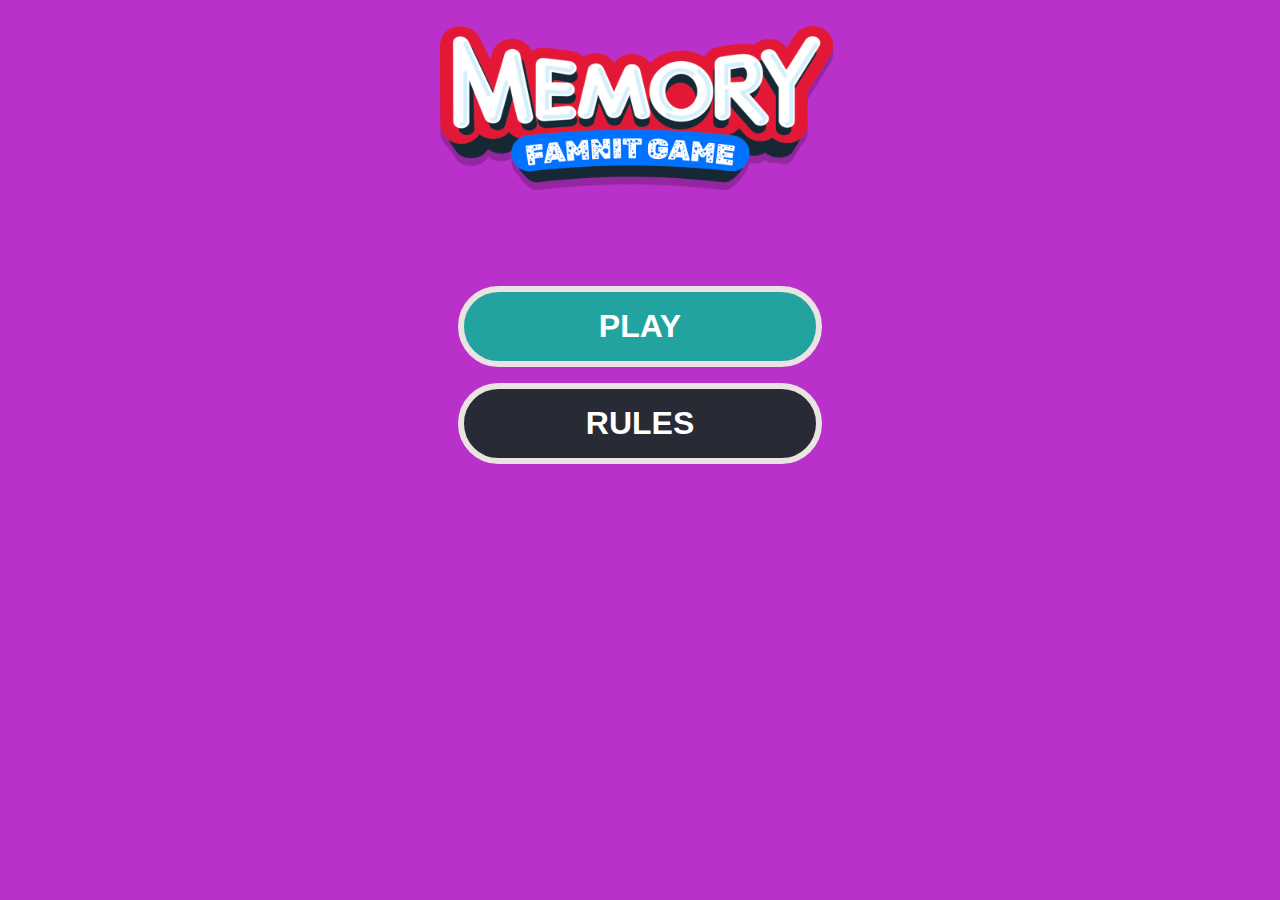
<file: index.html>
<!DOCTYPE html>
<html>
<head>
    <title>Memory Game - Homepage</title>
    <link rel="stylesheet" href="styles-home.css">
    <link rel="shortcut icon" href="photos/logo1.png">
    <meta name="viewport" content="width=device-width, initial-scale=1">
</head>
<body>    
    <div id="logo-container">
        <img src="photos/logo1.png" alt="logo" id="logo-img">
    </div>
    <div class="links-homepage">
        <a class="links" id="play" href="theme.html">play</a>
    </div>
    <div class="links-homepage">
        <a class="links" id="rules" href="rules.html">rules</a>
    </div>
</body>
</html>
</file>
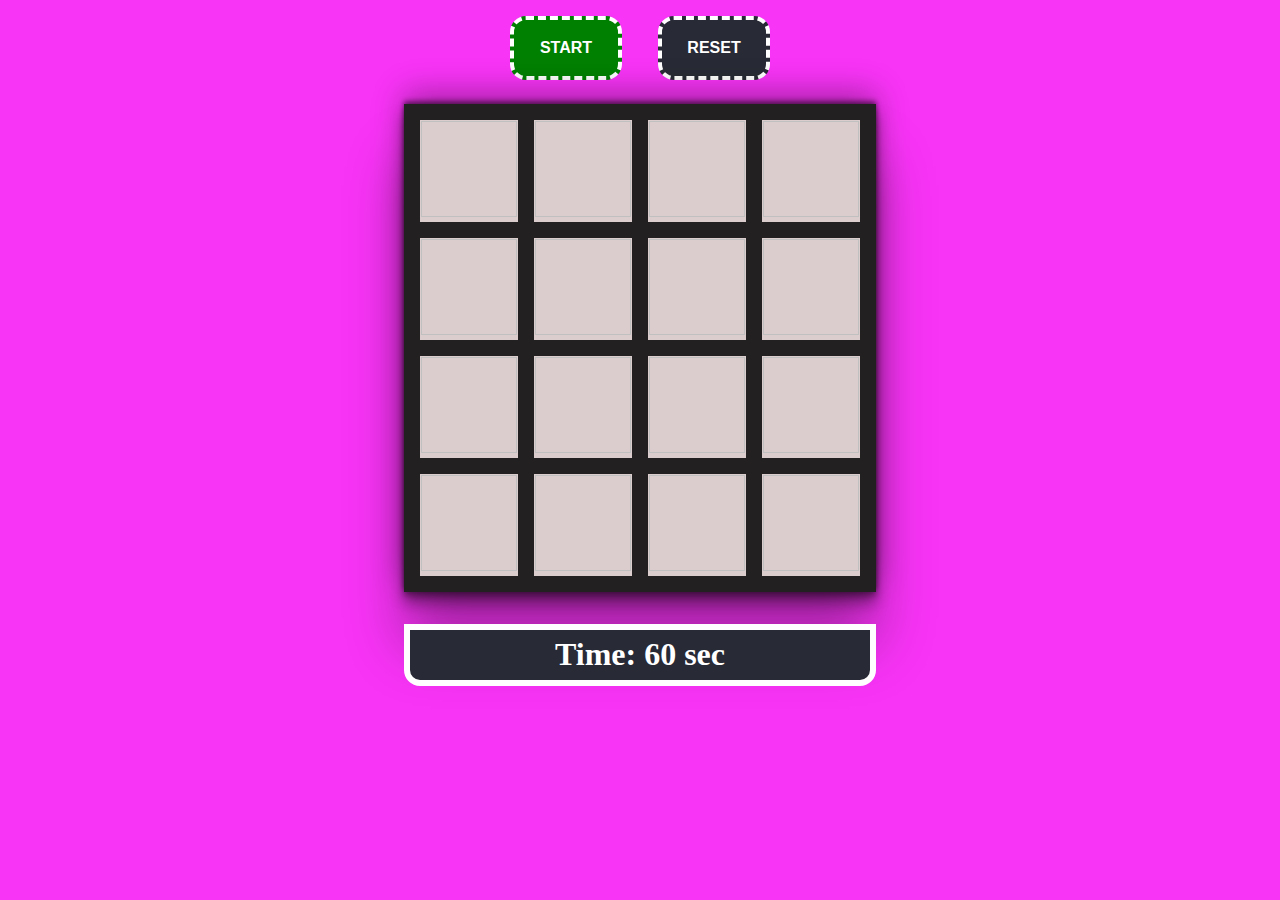
<file: game-animals.html>
<!DOCTYPE html>
<html>
<head>
    <title>Memory Game - Animals</title>
    <link rel="stylesheet" href="styles.css">
    <link rel="shortcut icon" href="photos/logo1.png">
    <meta name="viewport" content="device-width, initial-scale=1">
</head>
<body>
    <div class="start-reset-box">
        <div class="button-elements">
            <button id="start-button">start</button>
            <a href="game-animals.html"><button id="reset-button" type="reset">reset</button></a>
        </div>
    </div>
    <div class="content-box">
        
        <table>
            <tr>
                <td><img id="1"></td>
                <td><img id="2"></td>
                <td><img id="3"></td>
                <td><img id="4"></td>
            </tr>
            <tr>
                <td><img id="5"></td>
                <td><img id="6"></td>
                <td><img id="7"></td>
                <td><img id="8"></td>
            </tr>
            <tr>
                <td><img id="9"></td>
                <td><img id="10"></td>
                <td><img id="11"></td>
                <td><img id="12"></td>
            </tr>
            <tr>
                <td><img id="13"></td>
                <td><img id="14"></td>
                <td><img id="15"></td>
                <td><img id="16"></td>
            </tr>
        </table>
    </div>
    <div class="time-button-box">
        <span id="time-button">Time: 60 sec</span>
    </div>

    <script src="app.js"></script>
</body>
</html>
</file>
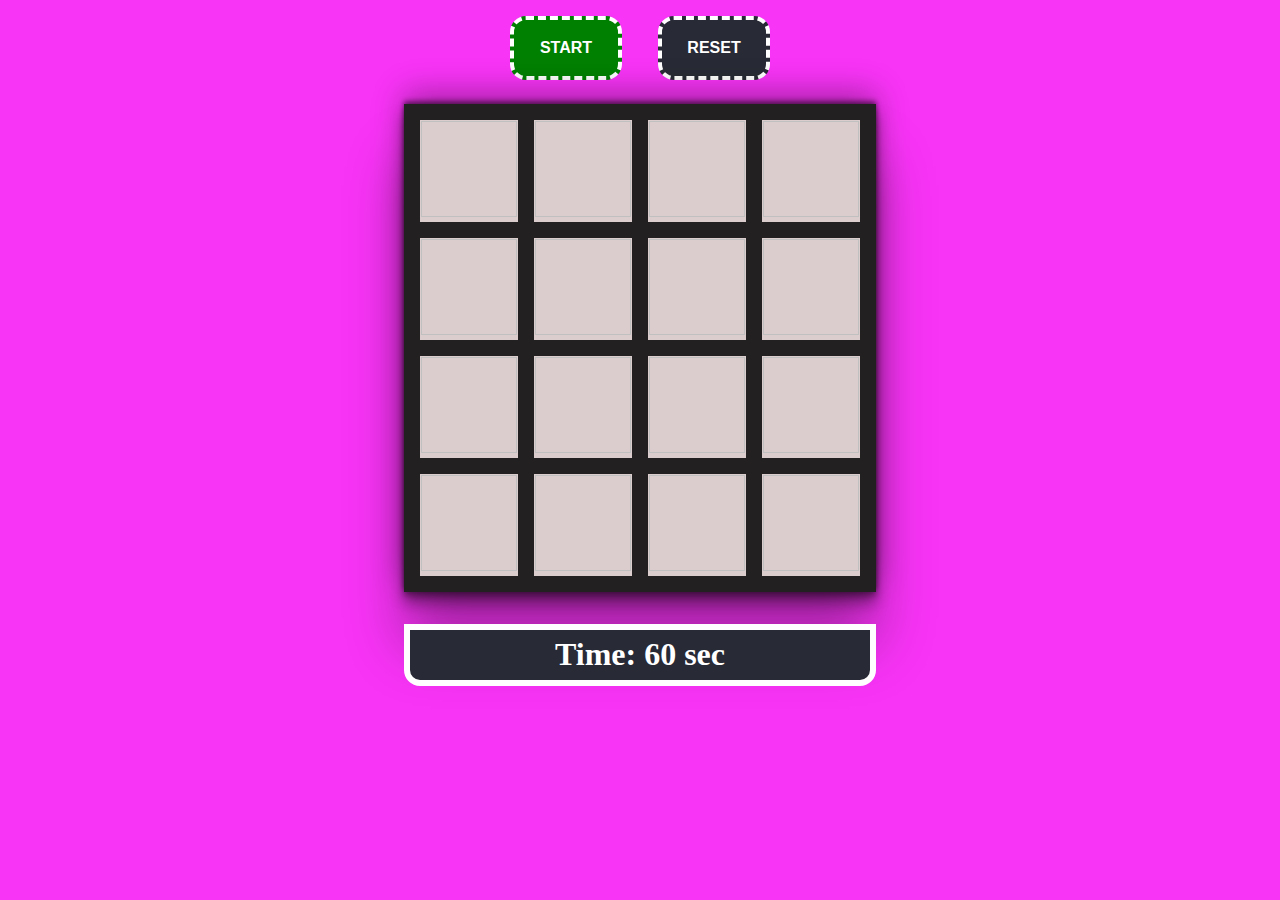
<file: game-fruits.html>
<!DOCTYPE html>
<html>
<head>
    <title>Memory Game - Fruits</title>
    <link rel="stylesheet" href="styles.css">
    <link rel="shortcut icon" href="photos/logo1.png">
    <meta name="viewport" content="device-width, initial-scale=1">
</head>
<body>
    <div class="start-reset-box">
        <div class="button-elements">
            <button id="start-button">start</button>
            <a href="game-fruits.html"><button id="reset-button" type="reset">reset</button></a>
        </div>
    </div>
    <div class="content-box" id="grid">
        <table>
            <tr>
                <td><img id="1"></td>
                <td><img id="2"></td>
                <td><img id="3"></td>
                <td><img id="4"></td>
            </tr>
            <tr>
                <td><img id="5"></td>
                <td><img id="6"></td>
                <td><img id="7"></td>
                <td><img id="8"></td>
            </tr>
            <tr>
                <td><img id="9"></td>
                <td><img id="10"></td>
                <td><img id="11"></td>
                <td><img id="12"></td>
            </tr>
            <tr>
                <td><img id="13"></td>
                <td><img id="14"></td>
                <td><img id="15"></td>
                <td><img id="16"></td>
            </tr>
        </table>
    </div>
    <div class="time-button-box">
        <span id="time-button">Time: 60 sec</span>
    </div>

    <script src="app.js"></script>

</body>
</html>
</file>
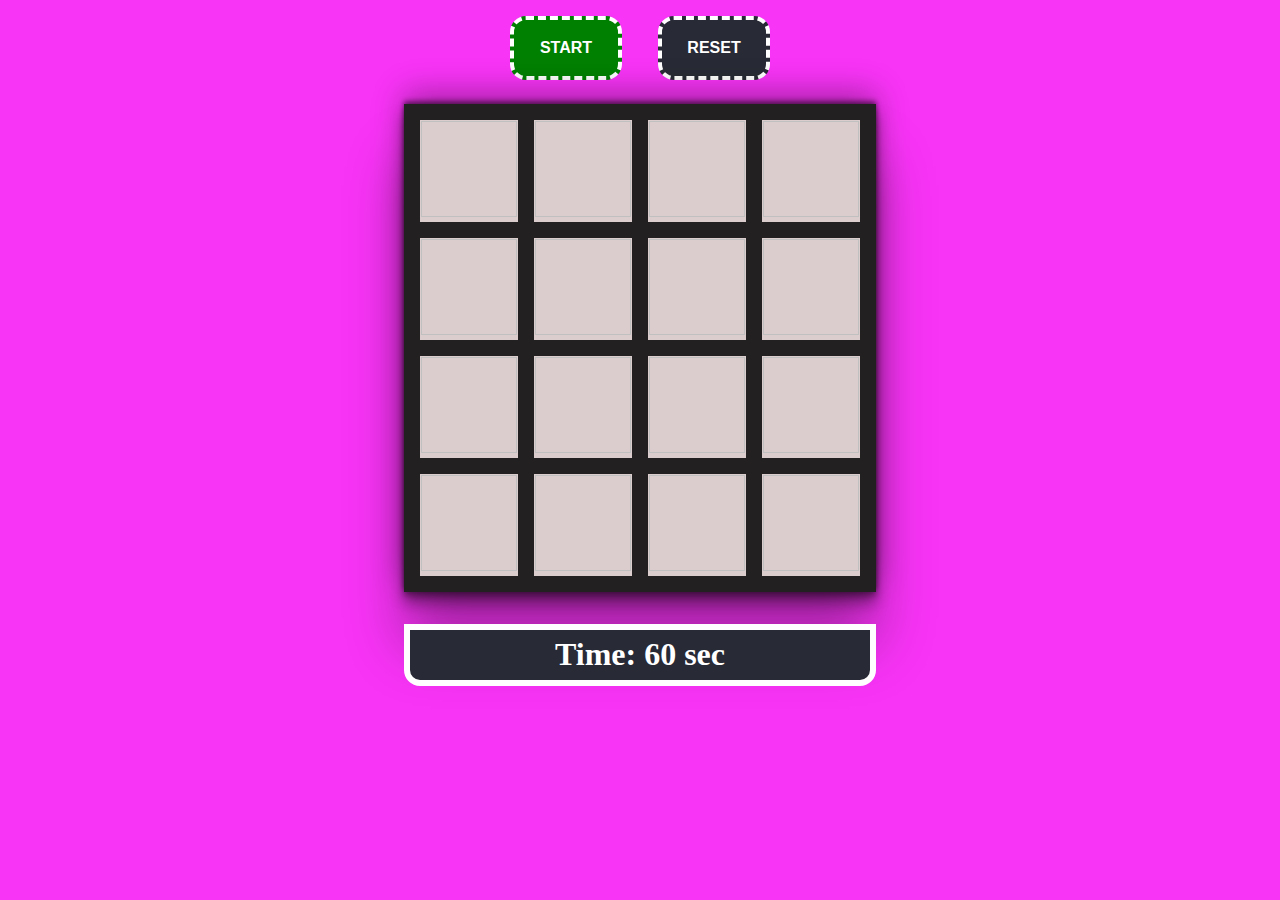
<file: game-shapes.html>
<!DOCTYPE html>
<html>
<head>
    <title>Memory Game - Shapes</title>
    <link rel="stylesheet" href="styles.css">
    <link rel="shortcut icon" href="photos/logo1.png">
    <meta name="viewport" content="device-width, initial-scale=1">
</head>
<body>
    <div class="start-reset-box">
        <div class="button-elements">
            <button id="start-button">start</button>
            <a href="game-shapes.html"><button id="reset-button" type="reset">reset</button></a>
        </div>
    </div>
    <div class="content-box" id="grid">
        <table>
            <tr>
                <td><img id="1"></td>
                <td><img id="2"></td>
                <td><img id="3"></td>
                <td><img id="4"></td>
            </tr>
            <tr>
                <td><img id="5"></td>
                <td><img id="6"></td>
                <td><img id="7"></td>
                <td><img id="8"></td>
            </tr>
            <tr>
                <td><img id="9"></td>
                <td><img id="10"></td>
                <td><img id="11"></td>
                <td><img id="12"></td>
            </tr>
            <tr>
                <td><img id="13"></td>
                <td><img id="14"></td>
                <td><img id="15"></td>
                <td><img id="16"></td>
            </tr>
        </table>
    </div>
    <div class="time-button-box">
        <span id="time-button">Time: 60 sec</span>
    </div>
    <script src="app.js"></script>

</body>
</html>
</file>
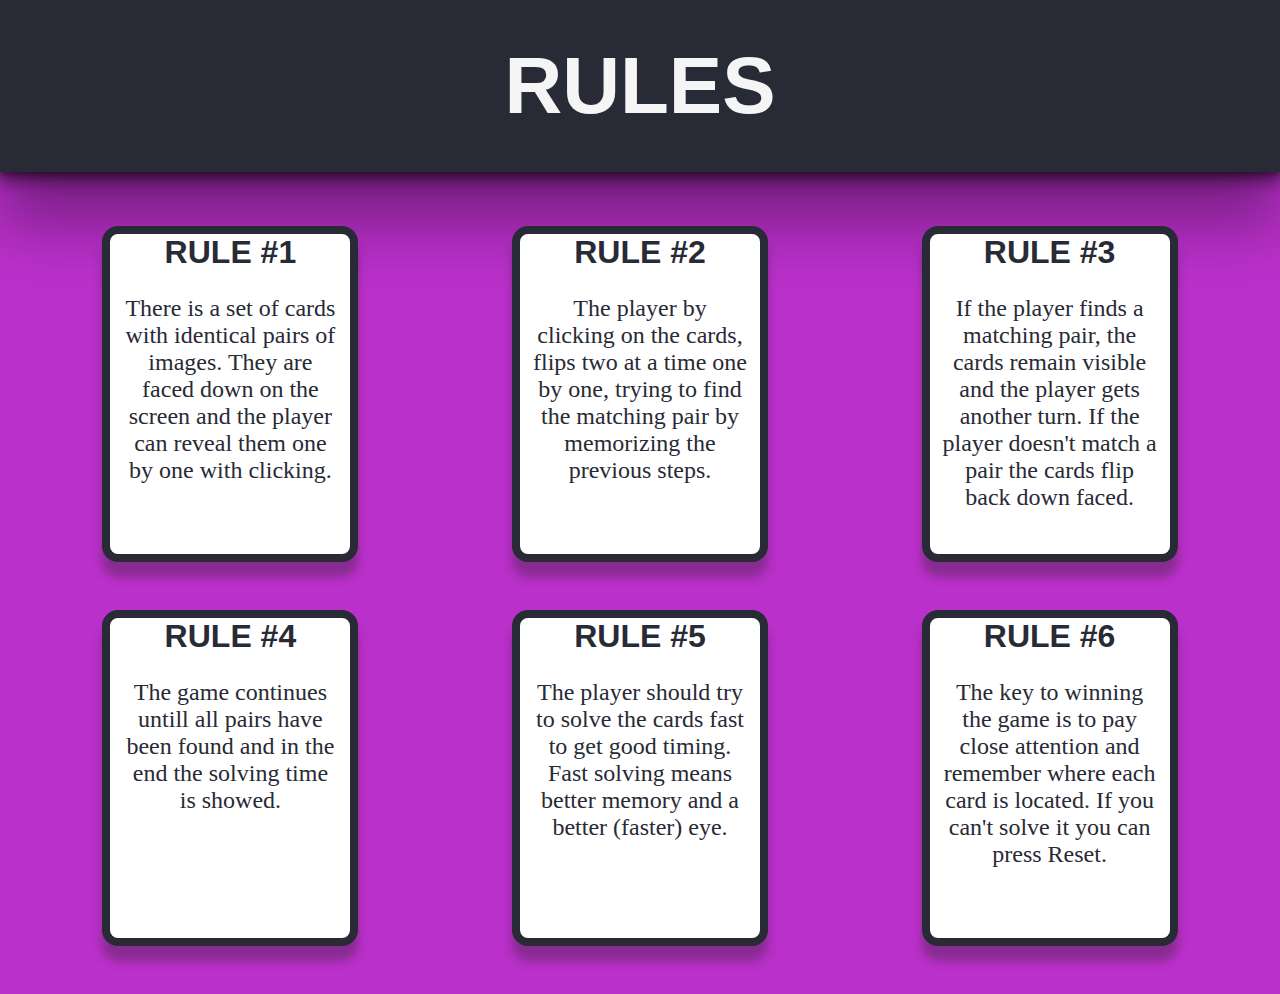
<file: rules.html>
<!DOCTYPE html>
<html>
<head>
    <title>Memory Game - Rules</title>
    <link rel="shortcut icon" href="photos/logo1.png">
    <link rel="stylesheet" href="styles-rules.css">
    <meta name="viewport" content="width=device-width, initial-scale=1">
</head>
<body>
    <h1>Rules</h1>
    <div id="rules-container">
        <div class="rule-block"><span class="rule-number">rule #1</span><br>
            <p class="inside-text">There is a set of cards with identical pairs of images. They are faced down on the screen and the player can reveal them one by one with clicking.</p></div>
        <div class="rule-block"><span class="rule-number">rule #2</span><br>
            <p class="inside-text">The player by clicking on the cards, flips two at a time one by one, trying to find the matching pair by memorizing the previous steps.</p></div>
        <div class="rule-block"><span class="rule-number">rule #3</span><br>
            <p class="inside-text">If the player finds a matching pair, the cards remain visible and the player gets another turn. If the player doesn't match a pair the cards flip back down faced.</p></div>
        <div class="rule-block"><span class="rule-number">rule #4</span><br>
            <p class="inside-text">The game continues untill all pairs have been found and in the end the solving time is showed.</p></div>
        <div class="rule-block"><span class="rule-number">rule #5</span><br>
            <p class="inside-text">The player should try to solve the cards fast to get good timing. Fast solving means better memory and a better (faster) eye.</p></div>
        <div class="rule-block"><span class="rule-number">rule #6</span><br>
            <p class="inside-text">The key to winning the game is to pay close attention and remember where each card is located. If you can't solve it you can press Reset.</p></div>
    </div>
</body>
</html>
</file>
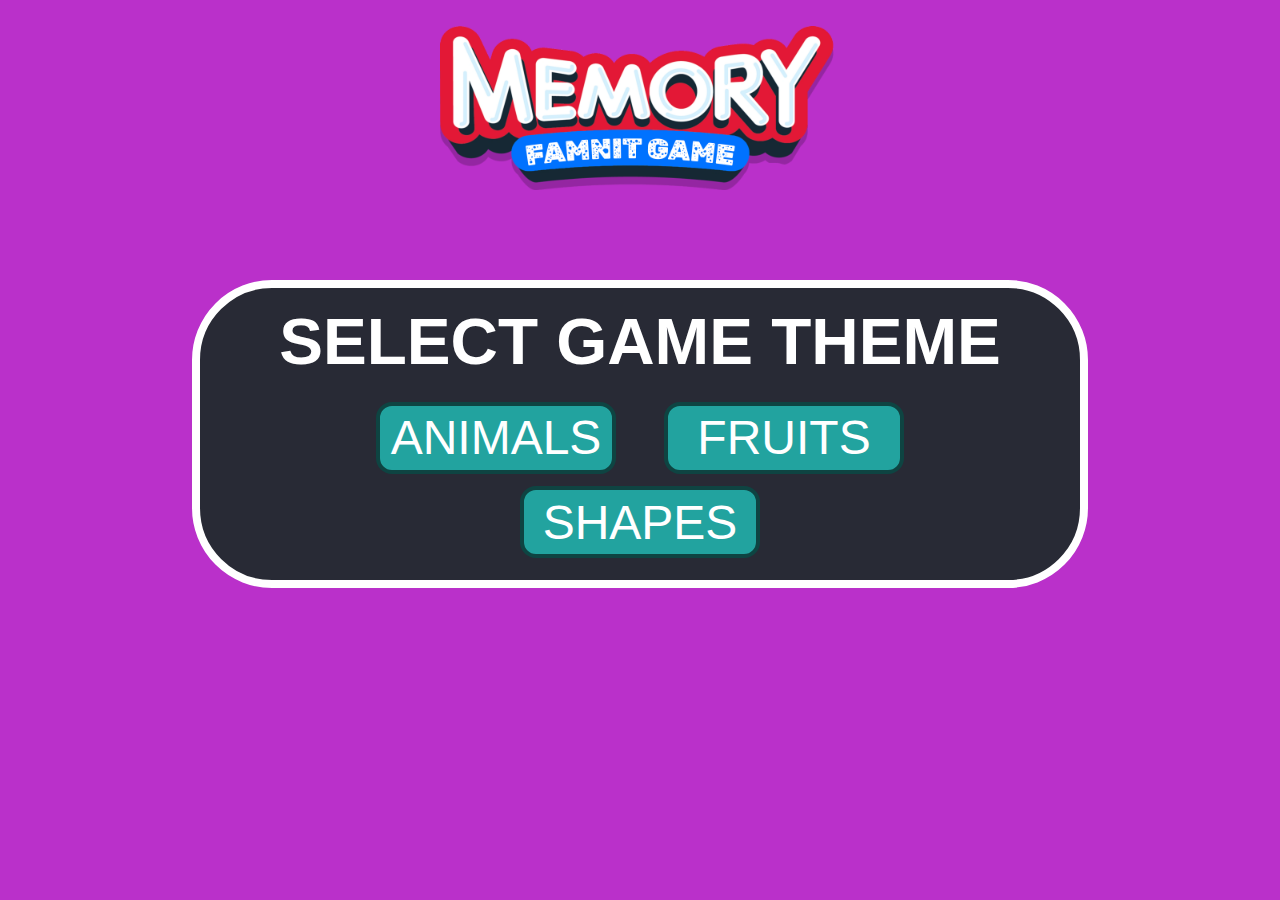
<file: theme.html>
<!DOCTYPE html>
<html>
<head>
    <title>Memory Game - Select Theme</title>
    <link rel="stylesheet" href="styles-theme.css">
    <link rel="shortcut icon" href="photos/logo1.png">
    <meta name="viewport" content="width=device-width, initial-scale=1">
</head>
<body>
    <div class="logo-container">
        <img src="photos/logo1.png" alt="logo" id="logo-img">
    </div>
    <div id="together">
        <div class="shape-select">
            <span id="pls-select">select game theme</span>
        </div>
        <div class="levels-box">
            <div id="levels">
                <a href="game-animals.html"><button id="animals">animals</button></a>
                <a href="game-fruits.html"><button id="fruits">fruits</button></a>
                <a href="game-shapes.html"><button id="shapes">shapes</button></a>
            </div>
        </div>
    </div>
</body>
</html>
</file>
<file: styles-home.css>
/* ||--------------------BODY / ANIMATION------------------------- */
body{
    margin: 0;
    background-color: rgb(186, 48, 202);
    animation: body-anim ease 2s;
    animation-iteration-count: 1;
    animation-fill-mode: forwards;
}
@keyframes body-anim {
    0% {
        opacity: 0;
    }
    100% {
        opacity: 1;
     }
}
/* ||---------------------------------------------------- */

/* ||------------------LOGO--------------------- */
#logo-container, .links-homepage{
    display: grid;
    place-items: center;
}
#logo-container #logo-img{
    width: 25em;
}
#logo-container{
    margin-top: 2%;
    margin-bottom: 6em;
}
/* ||---------------------------------------------------- */

/* ||--------------------PLAY AND RULES------------------------ */
a{
    text-decoration: none;
}
.links-homepage{
    margin-top: 1em;
    margin-bottom: 1em;
}
.links{
    padding: 0.5em;
    border: 0.2em solid rgb(235, 226, 226);
    border-radius: 1.3em;
    color: white;
    background-color: #282A35;
    text-align: center;
    font-size: 2em;
    font-family: Verdana, Geneva, Tahoma, sans-serif;
    font-weight: bold;
    text-transform: uppercase;
    width: 10em;
    max-height: fit-content;
}
#play{
    background-color: #22A39F;
}
#play:hover, .links:hover{
    background-color: #ffff;
    color: #434242;
    border: 0.2em solid rgb(13, 13, 13);
    transition: ease 0.5s;
}
/* ||---------------------------------------------------- */

/* ||-------------------MOBILE VERSION---------------------- */
@media only screen and (max-width: 480px) {
    .links{
        margin-right: 2%;
        margin-left: 2%;
        width: 70% ;
        margin-bottom: 2%;
    }
    #logo-container #logo-img{
        margin-left: 10%;
        margin-right: 10%;
        margin-top: 20%;
        width: 20em;
        margin-bottom: 10%;
    }
    .links-homepage{
        margin-top: 1%;
        margin-bottom: 1%;
    }    
}
/* ||---------------------------------------------------- */
</file>
<file: styles.css>
/* ||------------------BODY ANIMATION----------------------- */
body{
    background-color: rgb(248, 52, 246);    
    margin: 0;
    animation: body-anim ease 2s;
    animation-iteration-count: 1;
    animation-fill-mode: forwards;
}
@keyframes body-anim {
    0% {
        opacity: 0;
    }
    100% {
        opacity: 1;
     }
}
/* ||---------------------------------------------------- */


/* ||-------------------T A B L E----------------------- */
table{
    border-collapse: collapse;
    box-shadow: rgba(0, 0, 0, 0.331) 0px 54px 55px, rgba(0, 0, 0, 0.331) 0px -12px 30px, rgba(0, 0, 0, 0.331) 0px 4px 6px, rgba(0, 0, 0, 0.331) 0px 12px 13px, rgba(0, 0, 0, 0.494) 0px -3px 5px;
}
td{
    border:1em solid rgb(34, 32, 32);
    background-color: rgb(219, 205, 205);
    width: 6em;
    height: 6em;  
    text-align: center;
}
td:hover{
    background-color: rgb(32, 31, 31);
    transition: ease-in 0.25s;
}
/* ||---------------------------------------------------- */


/* ||-----------------START / RESET------------------------ */
.correct{
    opacity: 100%;
    pointer-events: none;
}

a{
    text-decoration: none;
}
.start-reset-box{
    display: grid;
    justify-content: center;
    margin-bottom: 1em;
    margin-top: 1em;
}
.button-elements{
    display: inline;
    justify-content: center;
}
#start-button, #reset-button{
    border: 0.3em dashed white;
    border-radius: 1em;
    width: 7em;
    height:4em;
    color: white;
    font-weight: bold;
    font-size: 1em;
    margin-left: 1em;
    margin-right: 1em;
    margin-bottom: 0.5em;
    text-transform: uppercase;
}
#start-button{
    background-color: green;
}
#start-button:hover{
    background-color: rgb(2, 85, 2);
}
#start-button:active{
    background-color: rgb(233, 242, 233);
    color: #282A35;
    border: 0.3em dashed #282A35;
}
#reset-button{
    background-color: #282A35;
}
#reset-button:hover{
    background-color: black;
}
/* ||---------------------------------------------------- */

/* ||------------------CONTENT---------------------- */
.content-box{
    display: grid;
    justify-content: center;
    margin-right: 2%;
    margin-left: 2%;
}
img{
    width: 6em;
    height: 6em;
}
/* ||---------------------------------------------------- */


/* ||--------------------TIME------------------------ */
.time-button-box{
    display: grid;
    justify-content: center;
    margin-top: 2em;
    margin-bottom: 1em;
}

#time-button{
    background-color: #282A35;
    border: 0.2em solid white;
    border-radius: 0em 0em 0.5em 0.5em;
    width: 14em;
    color: white;
    font-weight: bold;
    font-size: 2em;
    padding: 0.2em;
    text-align: center;
}
/* ||---------------------------------------------------- */

/* ||------------------MOBILE VERSION---------------------- */
@media only screen and (max-width: 480px) {
    img{
        width: 4em;
        height: 4em;
    }
    td{
        width: 100%;
        height: 100%;
    }
    #time-button{
        width: 10em;
    }
    .start-reset-box{
        margin-top: 5em;
    }
    #start-button, #reset-button{
        width: 7em;
    }
    td:hover{
        background-color: rgb(219, 205, 205);
        transition: ease-in 0.25s;
    }
}
/* ||---------------------------------------------------- */
</file>
<file: styles-rules.css>
/* ||------------------- BODY / ANIMATION----------------------- */
body{
    margin: 0;
    background-color: rgb(186, 48, 202);
    animation: body-anim ease 2s;
    animation-iteration-count: 1;
    animation-fill-mode: forwards;
}
@keyframes body-anim {
    0% {
        opacity: 0;
    }
    100% {
        opacity: 1;
     }
}
/* ||---------------------------------------------------- */

/* ||-------------------HEADING OF PAGE----------------------- */
h1{
    display: block;
    text-align: center;
    margin-top: 0;
    font-family: Verdana, Geneva, Tahoma, sans-serif;
    font-size: 5em;
    text-transform: uppercase;
    color: whitesmoke;
    padding: 0.5em;
    background-color: #282A35;
    box-shadow: rgba(0, 0, 0, 0.331) 0px 54px 55px, rgba(0, 0, 0, 0.331) 0px -12px 30px, rgba(0, 0, 0, 0.331) 0px 4px 6px, rgba(0, 0, 0, 0.331) 0px 12px 13px, rgba(0, 0, 0, 0.494) 0px -3px 5px;
}
/* ||---------------------------------------------------- */

/* ||-------------------RULES CARDS----------------------- */
#rules-container{
    width: 100%;
    height: auto;
    justify-content: center;
    display: flex;
    flex-direction: row;
    flex-wrap: wrap;
}
.rule-block{
    box-shadow: 0px 15px 10px rgba(40, 38, 38, 0.344);
    background-color: white;
    border: 0.5em solid #282A35;
    border-radius: 1em;
    width: 15em;
    height: 20em;
    color: #282A35;
    text-align: center;
    margin-left: 6%;
    margin-right: 6%;
    margin-bottom: 3em;
}
.rule-number{
    font-family: Verdana, Geneva, Tahoma, sans-serif;
    text-transform: uppercase;
    font-size: 2em;
    font-weight: 800;
}
.inside-text{
    font-size: 1.5em;
    padding-left: 5%;
    padding-right: 5%;
    text-align: center;
}
/* ||---------------------------------------------------- */
</file>
<file: styles-theme.css>
/* ||-------------------BODY / ANIMATION------------------------ */
body{
    background-color: rgb(186, 48, 202);
    margin: 0;
    margin-bottom: 5%;
    animation: body-anim ease 1s;
    animation-iteration-count: 1;
    animation-fill-mode: forwards;
}
@keyframes body-anim {
    0% {
        opacity: 0;
    }
    100% {
        opacity: 1;
     }
}
/* ||---------------------------------------------------- */

/* ||---------------------LOGO--------------------- */
.logo-container{
    display: grid;
    place-items: center;
    margin-top: 2%;
}
#logo-img{
    width:25em;
}
/* ||---------------------------------------------------- */

/* ||-----------------SELECTION------------------------- */
#together{
    background-color: #282A35;
    margin-left: 15%;
    margin-right: 15%;
    margin-top: 7%;
    padding: 1em;
    border: 0.5em solid white;
    border-radius: 5em;
}
.shape-select{
    text-align: center;
}
#pls-select{
    font-size: 4.1em;
    color: white;
    font-weight: 800;
    text-transform: uppercase;
    font-family: Verdana, Geneva, Tahoma, sans-serif;
}
.levels-box{
    display: grid;
    justify-content: center;
    margin-top: 2%;
    align-items: stretch;
    flex-wrap: wrap;
}
#levels{
    display: inline;
    display: flex;
    flex-direction: row;
    justify-content: center;
    align-items: stretch;
    flex-wrap: wrap;
}
#animals, #fruits, #shapes{
    background-color: #22A39F;
    border: 0.1em solid rgba(0, 0, 0, 0.585) ;
    border-radius: 1rem;
    color: white;
    font-size: 3em;
    padding: 0.1em;
    margin-left: 0.5em;
    margin-right: 0.5em;
    width: 5em;
    text-transform: uppercase;
    font-family: Impact, Haettenschweiler, 'Arial Narrow Bold', sans-serif;
    margin-top: 2%;
    margin-bottom: 2%;
}
#animals:hover, #fruits:hover, #shapes:hover{
    background-color: #ffffff;
    color: #282A35;
    transition: ease-in-out 0.5s;
}
/* ||---------------------------------------------------- */

/* ||-----------------MOBILE VERSION------------------------ */
@media only screen and (max-width: 480px) {
    #pls-select{
        font-size: 3em;
    }
    #together{
        margin-left: 5%;
        margin-right: 5%;
        margin-top: 10%;
        padding-top: 2em;
        border: 0.2em solid white;
        margin-bottom: 5%;
    }
    #logo-img{
        width:20em;
        margin-top: 5%;
    }
    #levels{
        margin-top: 5%;
        margin-bottom: 5%;
    }
}
/* ||---------------------------------------------------- */
</file>
